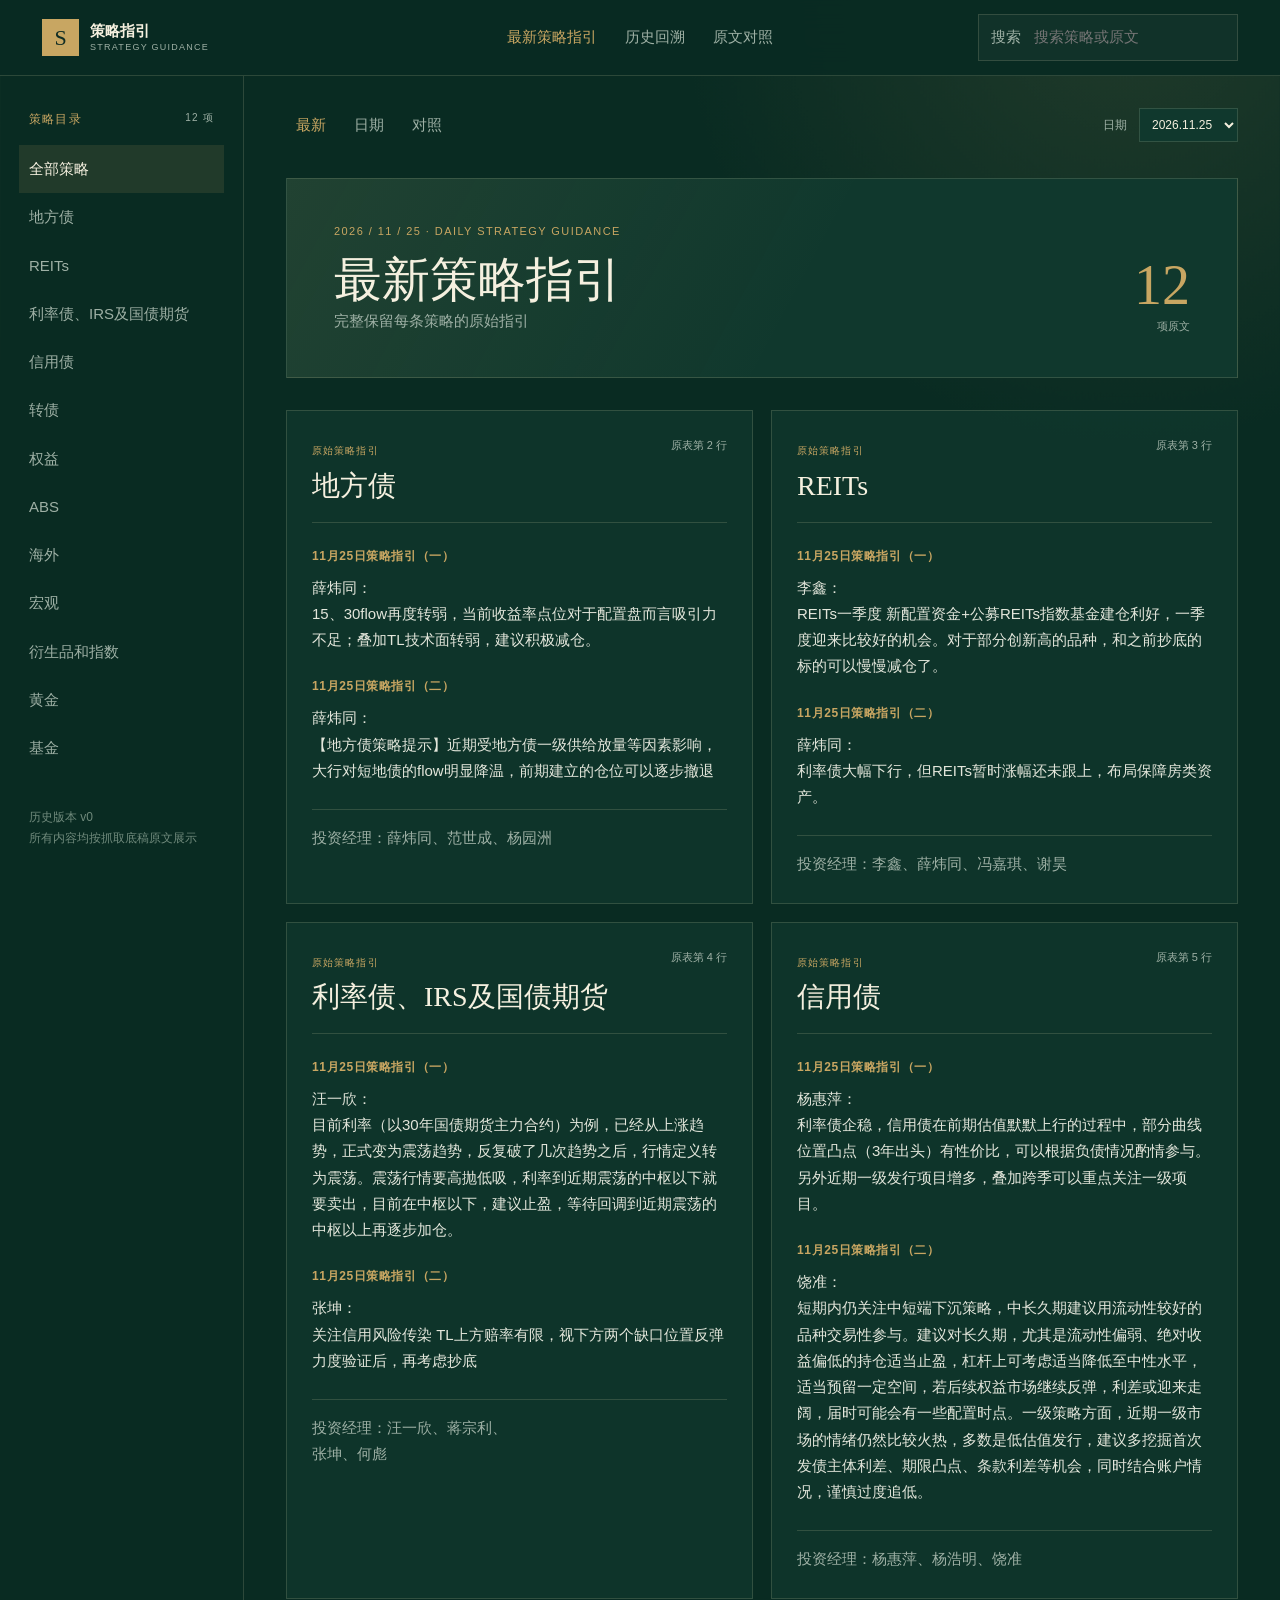
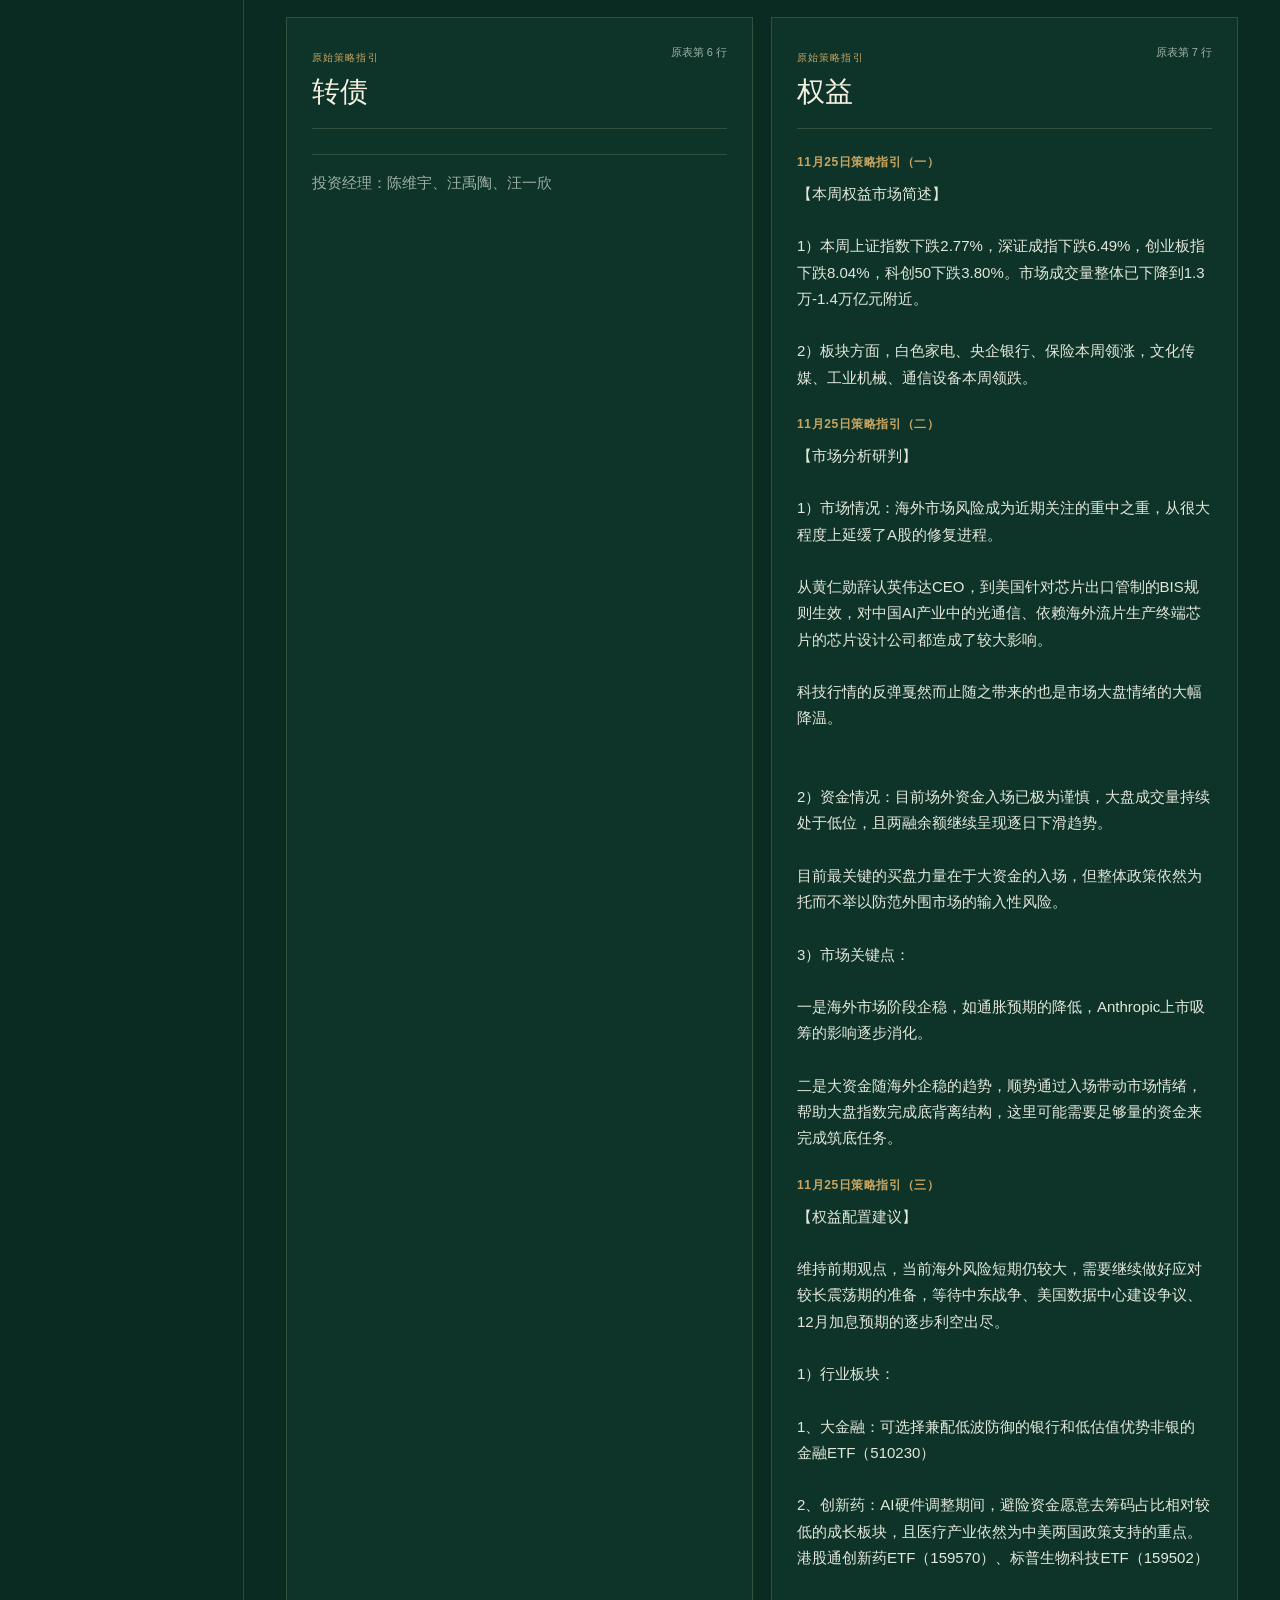
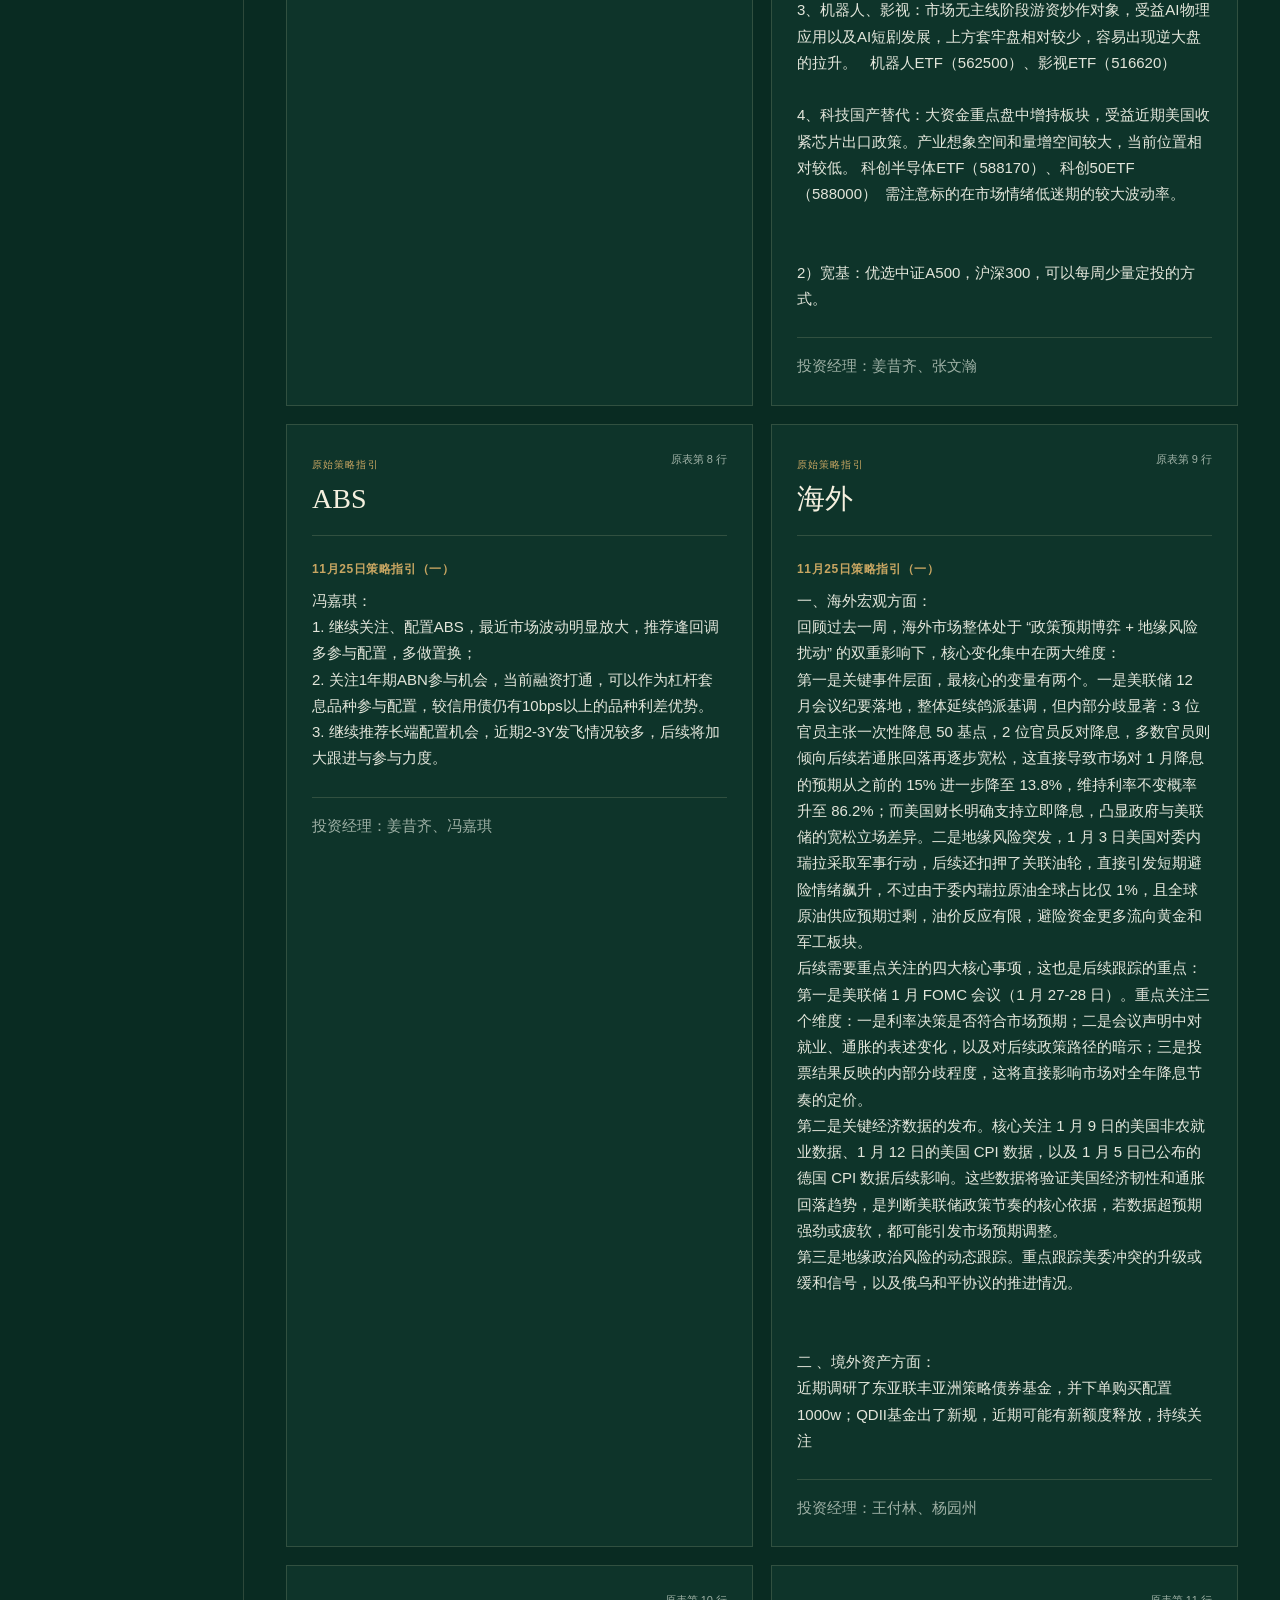
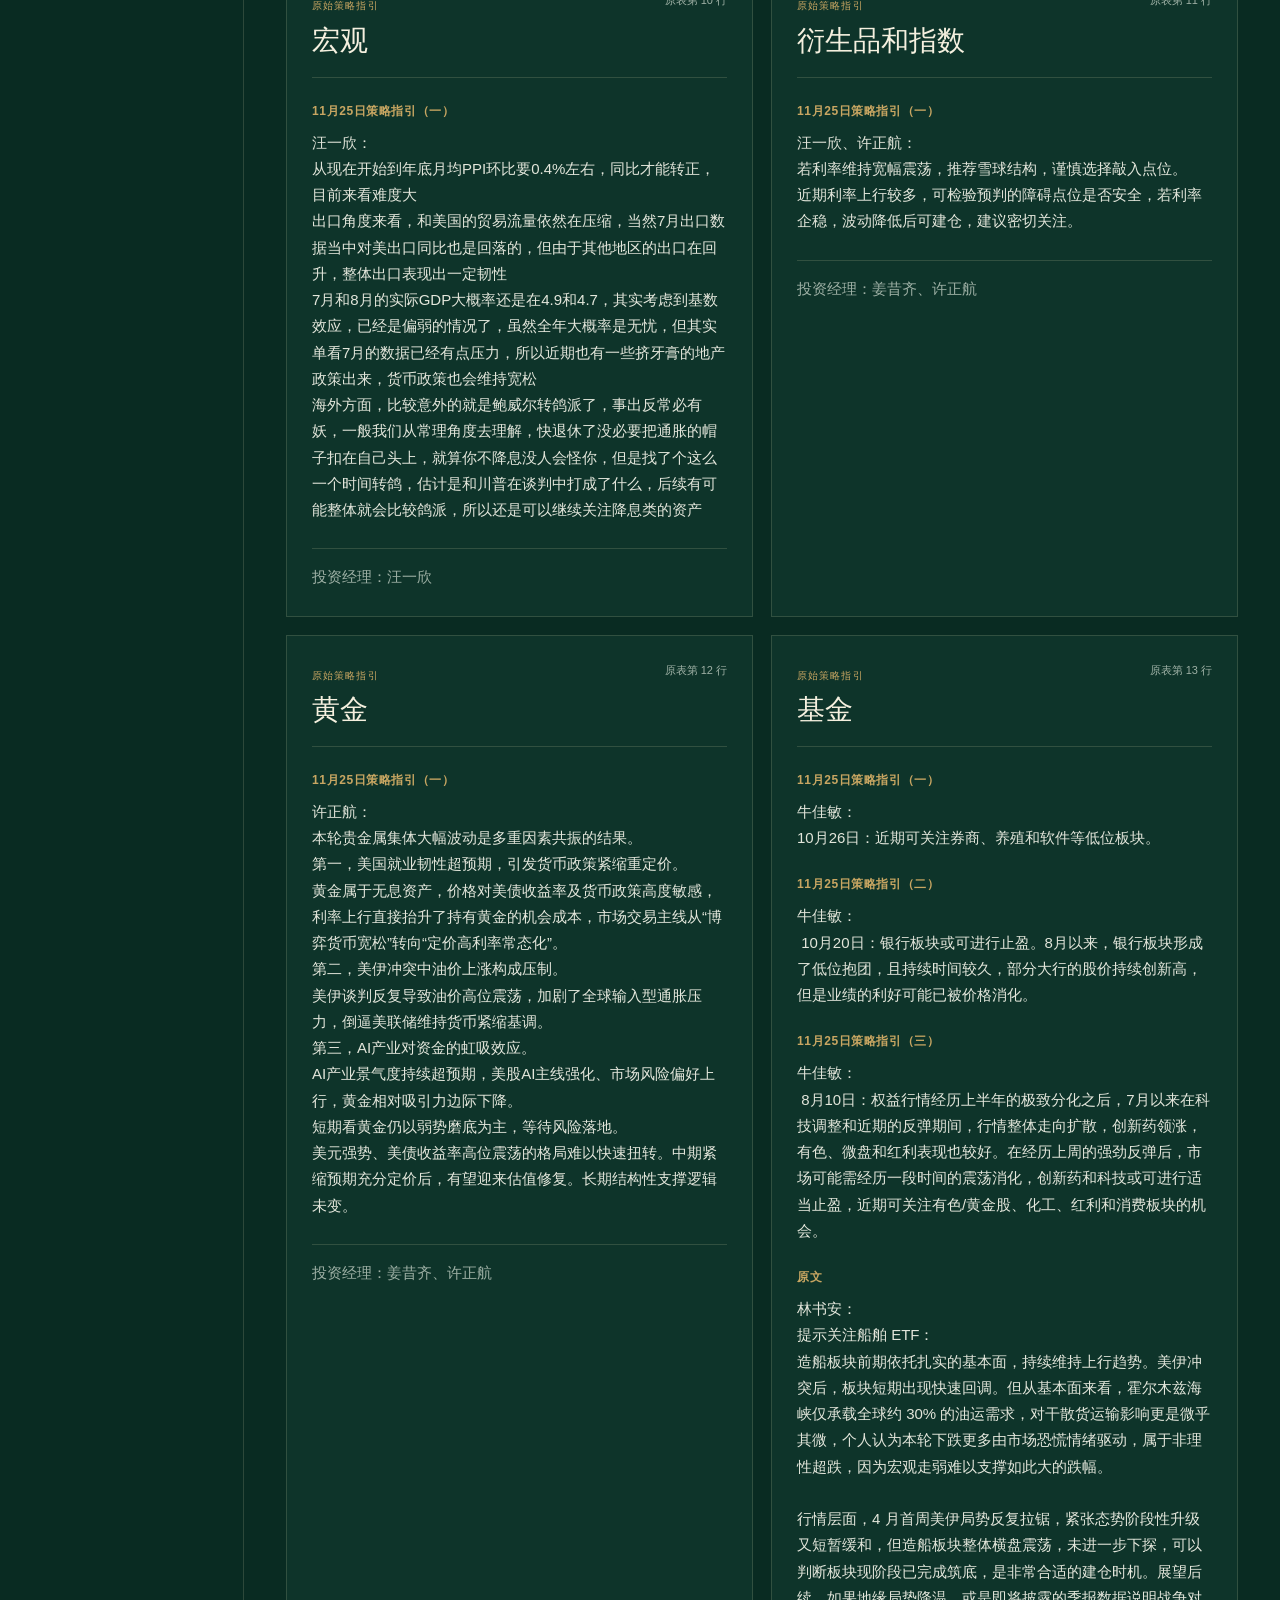
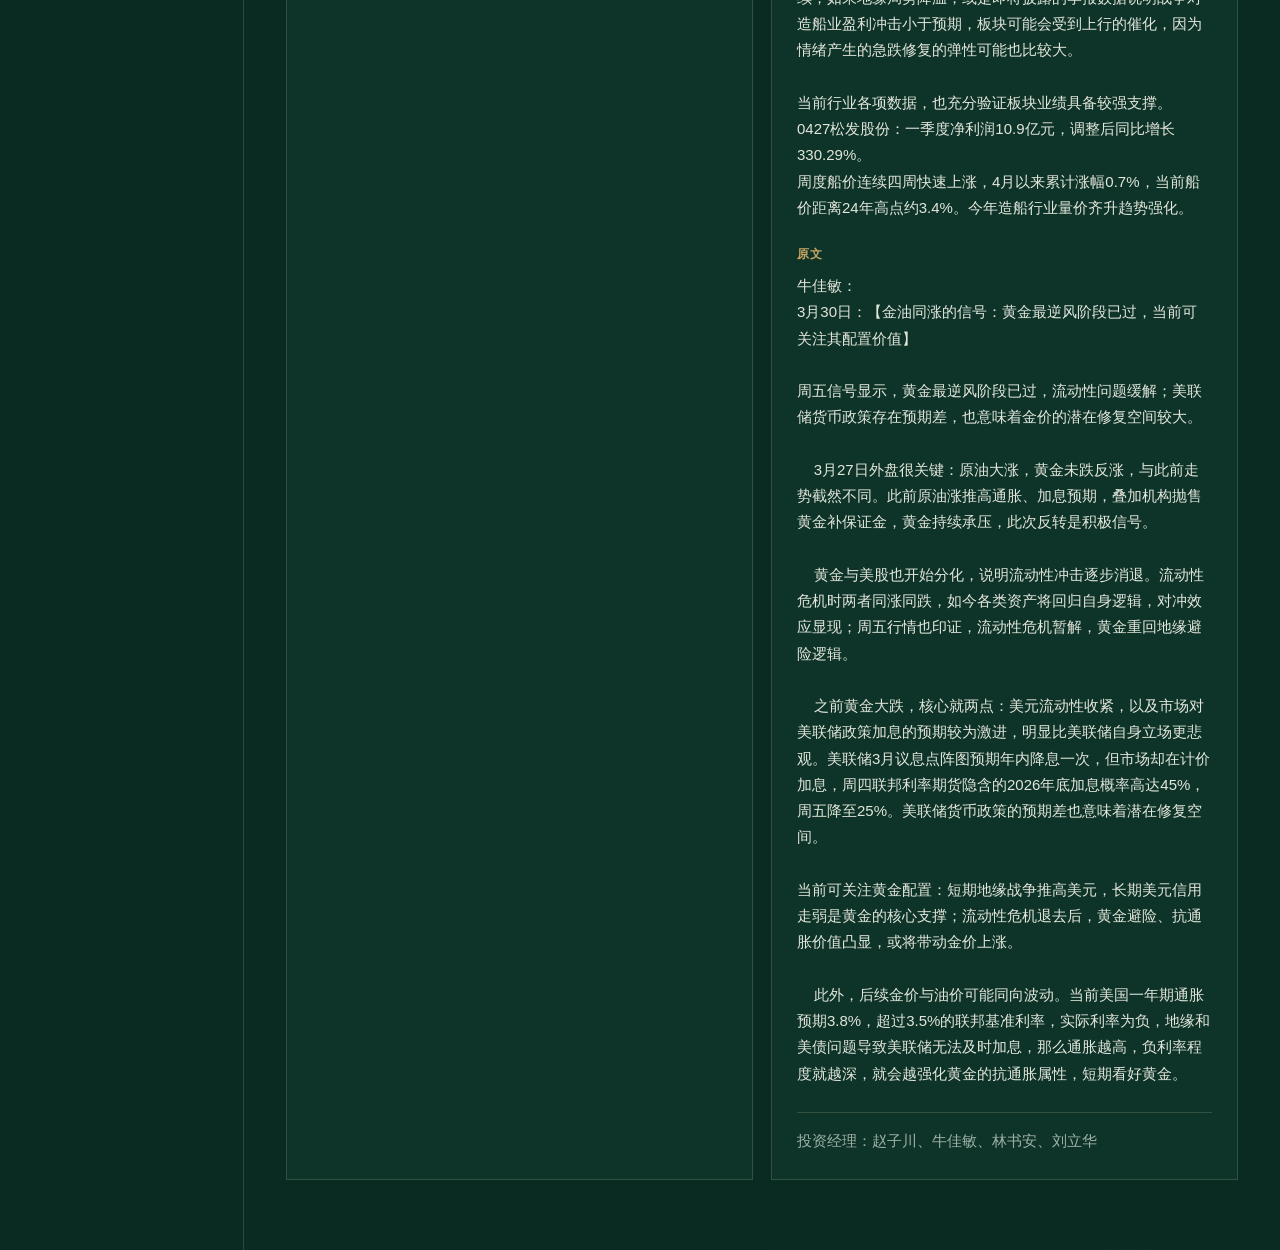
<file: prototype_v0/index.html>
<!doctype html>
<html lang="zh-CN">
  <head>
    <meta charset="UTF-8" />
    <meta name="viewport" content="width=device-width, initial-scale=1.0" />
    <meta name="color-scheme" content="dark" />
    <title>策略指引 · 历史回溯</title>
    <link rel="stylesheet" href="./style.css" />
  </head>
  <body>
    <header class="topbar">
      <a class="brand" href="#today"><span class="brand-mark">S</span><span><strong>策略指引</strong><small>STRATEGY GUIDANCE</small></span></a>
      <nav><button data-mode="today" class="is-active">最新策略指引</button><button data-mode="history">历史回溯</button><button data-mode="compare">原文对照</button></nav>
      <label class="search"><span>搜索</span><input id="search-input" type="search" placeholder="搜索策略或原文" /></label>
    </header>
    <main class="workspace">
      <aside class="sidebar"><div class="side-title">策略目录 <small id="strategy-count"></small></div><div id="strategy-list"></div><p>历史版本 v0<br />所有内容均按抓取底稿原文展示</p></aside>
      <section class="content">
        <div class="context"><div class="mode-tabs"><button data-mode="today" class="is-active">最新</button><button data-mode="history">日期</button><button data-mode="compare">对照</button></div><label>日期 <select id="date-select"></select></label></div>
        <div id="today-view"></div><div id="history-view" hidden></div><div id="compare-view" hidden></div><div id="search-view" hidden></div>
      </section>
    </main>
    <script src="./app.js"></script>
  </body>
</html>
</file>
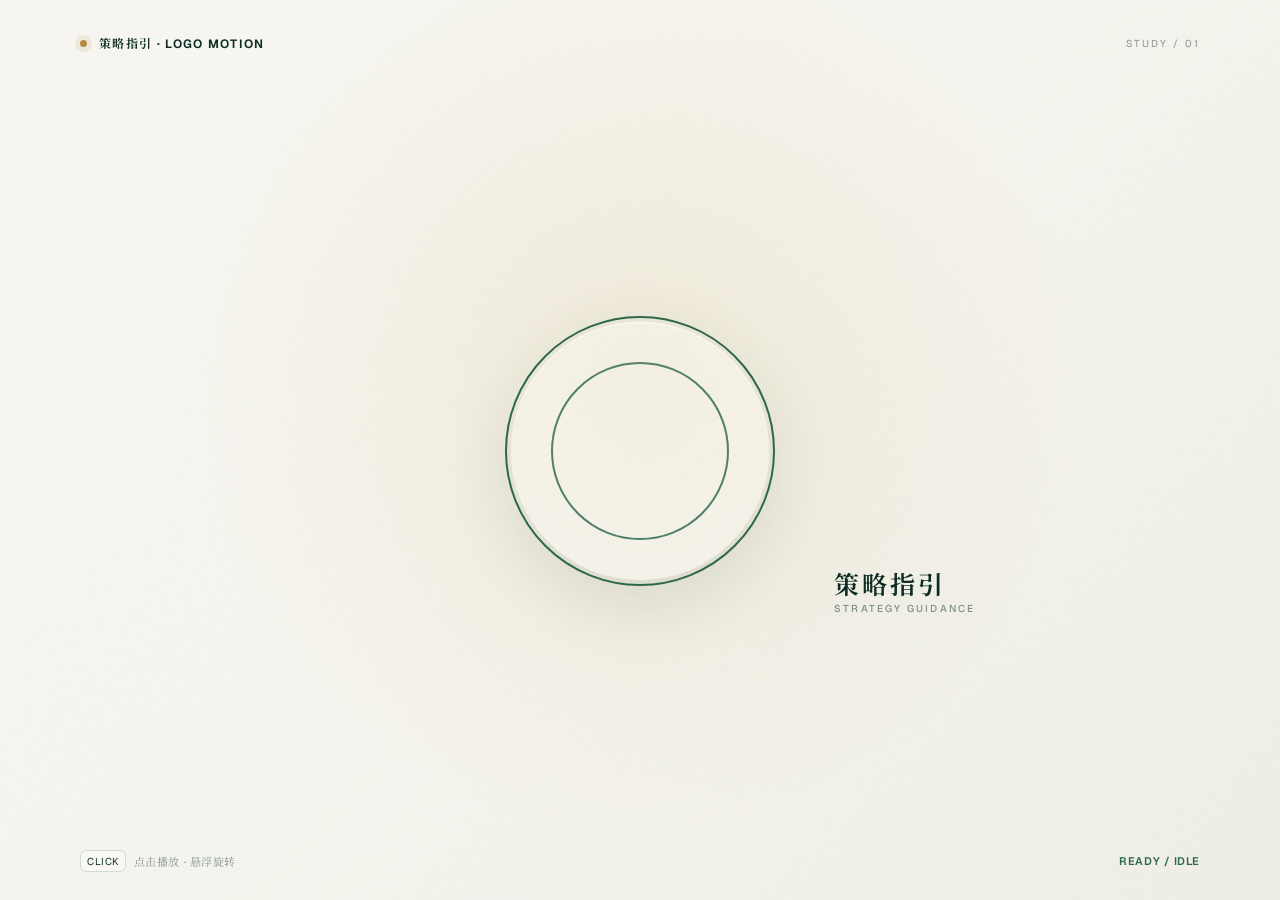
<file: site/logo-motion.html>
<!doctype html>
<html lang="zh-CN">
  <head>
    <meta charset="UTF-8" />
    <meta name="viewport" content="width=device-width, initial-scale=1.0" />
    <meta name="color-scheme" content="light" />
    <title>策略指引 · Logo Motion Study</title>
    <link rel="preconnect" href="https://fonts.googleapis.com" />
    <link rel="preconnect" href="https://fonts.gstatic.com" crossorigin />
    <link href="https://fonts.googleapis.com/css2?family=Geist:wght@400;500;600;700&family=Newsreader:opsz,wght@6..72,500;6..72,650&family=Noto+Serif+SC:wght@500;600;700;900&display=swap" rel="stylesheet" />
    <style>
      :root {
        --paper: #f5f4ee;
        --ink: #0d2d24;
        --moss: #2d684c;
        --gold: #b48a42;
        --gold-soft: #e8d4a9;
        --line: rgba(13, 45, 36, .14);
        --display: Geist, "Noto Serif SC", sans-serif;
        --serif: Newsreader, "Noto Serif SC", serif;
      }

      * { box-sizing: border-box; }
      html, body { min-height: 100%; }
      body {
        min-height: 100dvh;
        margin: 0;
        overflow: hidden;
        color: var(--ink);
        background:
          radial-gradient(circle at 50% 43%, rgba(228, 214, 176, .34), transparent 28rem),
          linear-gradient(135deg, #f7f6f1 0%, var(--paper) 48%, #eeeee6 100%);
        font-family: var(--display);
      }

      body::before {
        position: fixed;
        inset: 0;
        z-index: -1;
        pointer-events: none;
        content: "";
        opacity: .25;
        background-image: url("data:image/svg+xml,%3Csvg viewBox='0 0 160 160' xmlns='http://www.w3.org/2000/svg'%3E%3Cfilter id='n'%3E%3CfeTurbulence type='fractalNoise' baseFrequency='.9' numOctaves='3' stitchTiles='stitch'/%3E%3C/filter%3E%3Crect width='100%25' height='100%25' filter='url(%23n)' opacity='.07'/%3E%3C/svg%3E");
        mix-blend-mode: multiply;
      }

      .page {
        width: min(1120px, calc(100% - 56px));
        min-height: 100dvh;
        margin: 0 auto;
        display: grid;
        grid-template-rows: auto 1fr auto;
        padding: 34px 0 28px;
      }

      .masthead, .footnote {
        display: flex;
        align-items: center;
        justify-content: space-between;
        gap: 24px;
      }
      .masthead { font-size: 12px; letter-spacing: .11em; text-transform: uppercase; }
      .masthead .label { display: flex; align-items: center; gap: 12px; font-weight: 650; }
      .masthead .label::before {
        width: 7px;
        height: 7px;
        content: "";
        border-radius: 50%;
        background: var(--gold);
        box-shadow: 0 0 0 5px rgba(180, 138, 66, .12);
      }
      .masthead .index { color: rgba(13, 45, 36, .48); font-size: 10px; letter-spacing: .2em; }

      .stage {
        display: grid;
        place-items: center;
        min-height: 0;
        padding: 20px 0;
      }

      .logo-button {
        position: relative;
        display: grid;
        place-items: center;
        width: min(58vw, 390px);
        aspect-ratio: 1;
        padding: 0;
        border: 0;
        color: var(--ink);
        background: transparent;
        cursor: pointer;
        isolation: isolate;
      }
      .logo-button:focus-visible { outline: 2px solid var(--gold); outline-offset: 18px; }
      .logo-button::before {
        position: absolute;
        inset: 17%;
        z-index: -1;
        content: "";
        border-radius: 50%;
        background: rgba(255, 255, 255, .26);
        box-shadow: 0 22px 70px rgba(32, 59, 45, .12), inset 0 1px 0 rgba(255,255,255,.78);
        transition: transform .9s cubic-bezier(.32,.72,0,1), box-shadow .9s cubic-bezier(.32,.72,0,1);
      }
      .logo-button:hover::before { transform: scale(1.04); box-shadow: 0 30px 84px rgba(32, 59, 45, .16), inset 0 1px 0 rgba(255,255,255,.84); }

      /* The mark is intentionally reduced to the two circles used by the
         original project logo: an outer circle and a smaller inner circle. */
      .mark {
        position: relative;
        width: min(52vw, 270px);
        aspect-ratio: 1;
        perspective: 900px;
        transform-style: preserve-3d;
      }
      .logo-circle {
        position: absolute;
        border: 2px solid var(--moss);
        border-radius: 50%;
        transform-style: preserve-3d;
        will-change: transform;
      }
      .logo-circle--outer { inset: 0; }
      .logo-circle--inner { inset: 17%; border-color: rgba(45, 104, 76, .82); }
      .logo-wordmark {
        position: absolute;
        right: -36%;
        bottom: 8%;
        display: flex;
        flex-direction: column;
        align-items: flex-start;
        gap: 4px;
        text-align: left;
      }
      .logo-wordmark strong { font: 650 clamp(18px, 2.2vw, 25px)/1 var(--display); letter-spacing: .12em; }
      .logo-wordmark span { color: rgba(13,45,36,.5); font: 500 10px/1.3 var(--display); letter-spacing: .22em; text-transform: uppercase; }

      .logo-button:hover .logo-circle--outer { animation: hover-outer 4.4s cubic-bezier(.22,.61,.36,1) infinite; }
      .logo-button:hover .logo-circle--inner { animation: hover-inner 3.7s cubic-bezier(.22,.61,.36,1) infinite; }
      .logo-button.is-pulse .logo-circle--outer { animation: click-outer 1.8s cubic-bezier(.22,.61,.36,1) both; }
      .logo-button.is-pulse .logo-circle--inner { animation: click-inner 1.8s cubic-bezier(.22,.61,.36,1) both; }

      /* Hover remains in motion for the whole time the pointer is over the
         mark. Each circle completes full turns in opposite directions. */
      @keyframes hover-outer { 0% { transform: rotateX(0) rotateY(0) rotateZ(0) scale(1.04); } 100% { transform: rotateX(360deg) rotateY(360deg) rotateZ(360deg) scale(1.04); } }
      @keyframes hover-inner { 0% { transform: rotateX(0) rotateY(0) rotateZ(0) scale(.92); } 100% { transform: rotateX(-360deg) rotateY(-360deg) rotateZ(-360deg) scale(.92); } }

      /* Click is a continuous, long-form bloom: scale first, then a full
         3D turn, then settle over several interpolated waypoints. */
      @keyframes click-outer {
        0% { transform: rotateX(0) rotateY(0) rotateZ(0) scale(1); }
        14% { transform: rotateX(13deg) rotateY(-18deg) rotateZ(4deg) scale(1.1); }
        34% { transform: rotateX(68deg) rotateY(-128deg) rotateZ(28deg) scale(1.16); }
        56% { transform: rotateX(174deg) rotateY(-238deg) rotateZ(62deg) scale(1.1); }
        78% { transform: rotateX(288deg) rotateY(-318deg) rotateZ(30deg) scale(1.04); }
        92% { transform: rotateX(348deg) rotateY(-350deg) rotateZ(8deg) scale(1.01); }
        100% { transform: rotateX(360deg) rotateY(-360deg) rotateZ(0) scale(1); }
      }
      @keyframes click-inner {
        0% { transform: rotateX(0) rotateY(0) rotateZ(0) scale(1); }
        14% { transform: rotateX(-14deg) rotateY(20deg) rotateZ(-5deg) scale(.84); }
        34% { transform: rotateX(-72deg) rotateY(132deg) rotateZ(-32deg) scale(.78); }
        56% { transform: rotateX(-182deg) rotateY(246deg) rotateZ(-66deg) scale(.84); }
        78% { transform: rotateX(-292deg) rotateY(326deg) rotateZ(-32deg) scale(.93); }
        92% { transform: rotateX(-350deg) rotateY(354deg) rotateZ(-8deg) scale(.985); }
        100% { transform: rotateX(-360deg) rotateY(360deg) rotateZ(0) scale(1); }
      }

      .footnote { color: rgba(13,45,36,.48); font-size: 11px; letter-spacing: .05em; }
      .footnote .hint { display: flex; align-items: center; gap: 8px; }
      .key { display: inline-grid; place-items: center; min-width: 22px; height: 22px; padding: 0 6px; color: var(--ink); border: 1px solid var(--line); border-radius: 6px; background: rgba(255,255,255,.35); font-size: 10px; }
      .status { color: var(--moss); font-weight: 600; }

      @media (max-width: 620px) {
        body { overflow: auto; }
        .page { width: min(100% - 32px, 520px); padding: 22px 0 20px; }
        .stage { min-height: calc(100dvh - 115px); padding: 0; }
        .logo-button { width: min(86vw, 330px); }
        .mark { width: min(58vw, 220px); }
        .logo-wordmark { right: -5%; bottom: 3%; }
        .footnote { align-items: flex-start; flex-direction: column; gap: 12px; }
      }

      @media (prefers-reduced-motion: reduce) {
        *, *::before, *::after { animation-duration: .01ms !important; animation-iteration-count: 1 !important; transition-duration: .01ms !important; scroll-behavior: auto !important; }
      }
    </style>
  </head>
  <body>
    <main class="page">
      <header class="masthead">
        <div class="label">策略指引 · LOGO MOTION</div>
        <div class="index">STUDY / 01</div>
      </header>
      <section class="stage" aria-label="策略指引 Logo 动效展示">
        <button id="logo-button" class="logo-button" type="button" aria-label="播放 Logo 动效">
          <span class="mark" aria-hidden="true"><span class="logo-circle logo-circle--outer"></span><span class="logo-circle logo-circle--inner"></span></span>
          <span class="logo-wordmark"><strong>策略指引</strong><span>Strategy Guidance</span></span>
        </button>
      </section>
      <footer class="footnote">
        <div class="hint"><span class="key">CLICK</span><span>点击播放 · 悬浮旋转</span></div>
        <div id="status" class="status" aria-live="polite">READY / IDLE</div>
      </footer>
    </main>
    <script>
      const button = document.querySelector('#logo-button');
      const status = document.querySelector('#status');
      let timer;
      function play() {
        button.classList.remove('is-pulse');
        void button.offsetWidth;
        button.classList.add('is-pulse');
        status.textContent = 'PLAYING / RETURNING';
        window.clearTimeout(timer);
        timer = window.setTimeout(() => {
          button.classList.remove('is-pulse');
          status.textContent = 'READY / IDLE';
        }, 900);
      }
      button.addEventListener('click', play);
      button.addEventListener('animationend', event => {
        if (event.animationName.startsWith('click-')) button.classList.remove('is-pulse');
      });
    </script>
  </body>
</html>
</file>
<file: prototype_v0/style.css>
:root{--bg:#092b22;--panel:#10382d;--panel2:#123e32;--line:rgba(230,220,180,.16);--gold:#c8a662;--text:#f5f0df;--muted:#9eb0a5}*{box-sizing:border-box}html{background:var(--bg)}body{margin:0;background:radial-gradient(circle at 88% 0,rgba(200,166,98,.12),transparent 28rem),var(--bg);color:var(--text);font:15px/1.75 "Microsoft YaHei UI","PingFang SC",sans-serif}button,input,select{font:inherit}button{border:0;cursor:pointer}.topbar{position:sticky;z-index:2;top:0;display:grid;grid-template-columns:1fr auto 1fr;align-items:center;gap:28px;height:76px;padding:0 42px;border-bottom:1px solid var(--line);background:rgba(9,43,34,.94);backdrop-filter:blur(16px)}.brand{display:inline-flex;align-items:center;gap:11px;color:var(--text);text-decoration:none}.brand-mark{display:grid;place-items:center;width:37px;height:37px;color:#102d24;background:var(--gold);font:22px Georgia,serif}.brand strong,.brand small{display:block;line-height:1.15}.brand small{margin-top:3px;color:var(--muted);font-size:9px;letter-spacing:.14em}.topbar nav{display:flex;gap:8px}.topbar nav button,.mode-tabs button{padding:8px 10px;color:var(--muted);background:transparent}.topbar nav button.is-active,.mode-tabs button.is-active{color:var(--gold)}.search{display:flex;align-items:center;justify-self:end;gap:11px;width:260px;padding:8px 12px;color:var(--muted);border:1px solid var(--line);background:rgba(255,255,255,.03)}.search input{min-width:0;flex:1;color:var(--text);border:0;outline:0;background:transparent}.workspace{display:grid;grid-template-columns:244px minmax(0,1fr);max-width:1520px;min-height:calc(100dvh - 76px);margin:auto}.sidebar{padding:33px 19px;border-right:1px solid var(--line)}.side-title{display:flex;justify-content:space-between;margin:0 10px 15px;color:var(--gold);font-size:12px;letter-spacing:.1em}.side-title small{color:var(--muted)}.side-button{display:block;width:100%;padding:11px 10px;color:var(--muted);background:transparent;text-align:left}.side-button:hover,.side-button.is-active{color:var(--text);background:rgba(200,166,98,.12)}.sidebar p{margin:35px 10px 0;color:#708a7c;font-size:12px}.content{min-width:0;padding:28px 42px 70px}.context{display:flex;align-items:center;justify-content:space-between;gap:20px;margin-bottom:32px}.mode-tabs{display:flex;gap:8px}.context label{color:var(--muted);font-size:12px}.context select{margin-left:9px;padding:8px;color:var(--text);border:1px solid var(--line);background:var(--panel)}.hero{display:flex;align-items:end;justify-content:space-between;gap:30px;padding:43px 47px;margin-bottom:32px;background:linear-gradient(118deg,rgba(200,166,98,.09),transparent 55%),var(--panel);border:1px solid var(--line)}.hero p,.page-title p{margin:0 0 9px;color:var(--gold);font-size:11px;letter-spacing:.13em}.hero h1,.page-title h1{margin:0;font:48px/1.2 Georgia,"Songti SC",serif}.hero span,.page-title span{color:var(--muted)}.hero>strong{font:56px/1 Georgia,serif;color:var(--gold);text-align:right}.hero strong small{display:block;margin-top:6px;color:var(--muted);font:11px "Microsoft YaHei UI",sans-serif}.entry-grid{display:grid;grid-template-columns:repeat(2,minmax(0,1fr));gap:18px}.entry{padding:25px;background:rgba(16,56,45,.78);border:1px solid var(--line)}.entry header{display:flex;align-items:start;justify-content:space-between;gap:15px;padding-bottom:19px;border-bottom:1px solid var(--line)}.entry-kicker{color:var(--gold);font-size:10px;letter-spacing:.11em}.entry h2{margin:5px 0 0;font:28px/1.25 Georgia,"Songti SC",serif}.entry header small{color:var(--muted);font-size:11px;white-space:nowrap}.entry section{margin-top:23px}.entry h3{margin:0 0 8px;color:var(--gold);font-size:12px;letter-spacing:.05em}.entry p{margin:0;white-space:pre-wrap;color:#e3e6db}.entry footer{margin-top:25px;padding-top:15px;color:var(--muted);border-top:1px solid var(--line);white-space:pre-wrap}.page-title{margin:26px 0 32px}.history-layout{display:grid;grid-template-columns:160px minmax(0,1fr);gap:24px}.dates{display:grid;align-content:start;gap:5px}.dates button{padding:11px;color:var(--muted);background:var(--panel);text-align:left}.dates button.is-active{color:var(--gold);background:var(--panel2)}.reading{display:grid;gap:18px}.compare-select{display:flex;gap:14px;margin-bottom:22px}.compare-select label{color:var(--muted);font-size:12px}.compare-select select{margin-left:8px;padding:8px;color:var(--text);border:1px solid var(--line);background:var(--panel)}.compare-grid{display:grid;grid-template-columns:repeat(2,minmax(0,1fr));gap:19px}.compare-grid .entry{margin-bottom:16px}.compare-date{margin:0 0 10px;color:var(--gold)}.results{display:grid;gap:1px}.results button{padding:18px;color:var(--text);border-bottom:1px solid var(--line);background:var(--panel);text-align:left}.results button:hover{background:var(--panel2)}.results small,.results strong{display:block}.results small{color:var(--gold);font-size:11px}.results strong{margin-top:3px;font:22px Georgia,"Songti SC",serif}.results p{display:-webkit-box;margin:5px 0 0;overflow:hidden;color:var(--muted);-webkit-box-orient:vertical;-webkit-line-clamp:2}.empty{padding:24px;color:var(--muted);border:1px dashed var(--line)}@media(max-width:900px){.topbar{grid-template-columns:1fr auto;padding:0 20px}.topbar nav,.search>span{display:none}.search{width:190px}.workspace{grid-template-columns:1fr}.sidebar{border-right:0;border-bottom:1px solid var(--line)}.sidebar>#strategy-list{display:flex;overflow:auto}.side-button{width:auto;white-space:nowrap}.sidebar p{display:none}.content{padding:22px}.entry-grid,.compare-grid{grid-template-columns:1fr}.hero h1,.page-title h1{font-size:38px}.history-layout{grid-template-columns:1fr}.dates{grid-template-columns:repeat(4,minmax(0,1fr));overflow:auto}.dates button{white-space:nowrap}}@media(max-width:560px){.topbar{height:66px}.brand small{display:none}.search{width:135px}.content{padding:18px 12px}.hero{padding:30px 24px}.hero>strong{font-size:42px}.context{align-items:start;flex-direction:column}.entry{padding:20px}.compare-select{flex-direction:column}}
</file>
